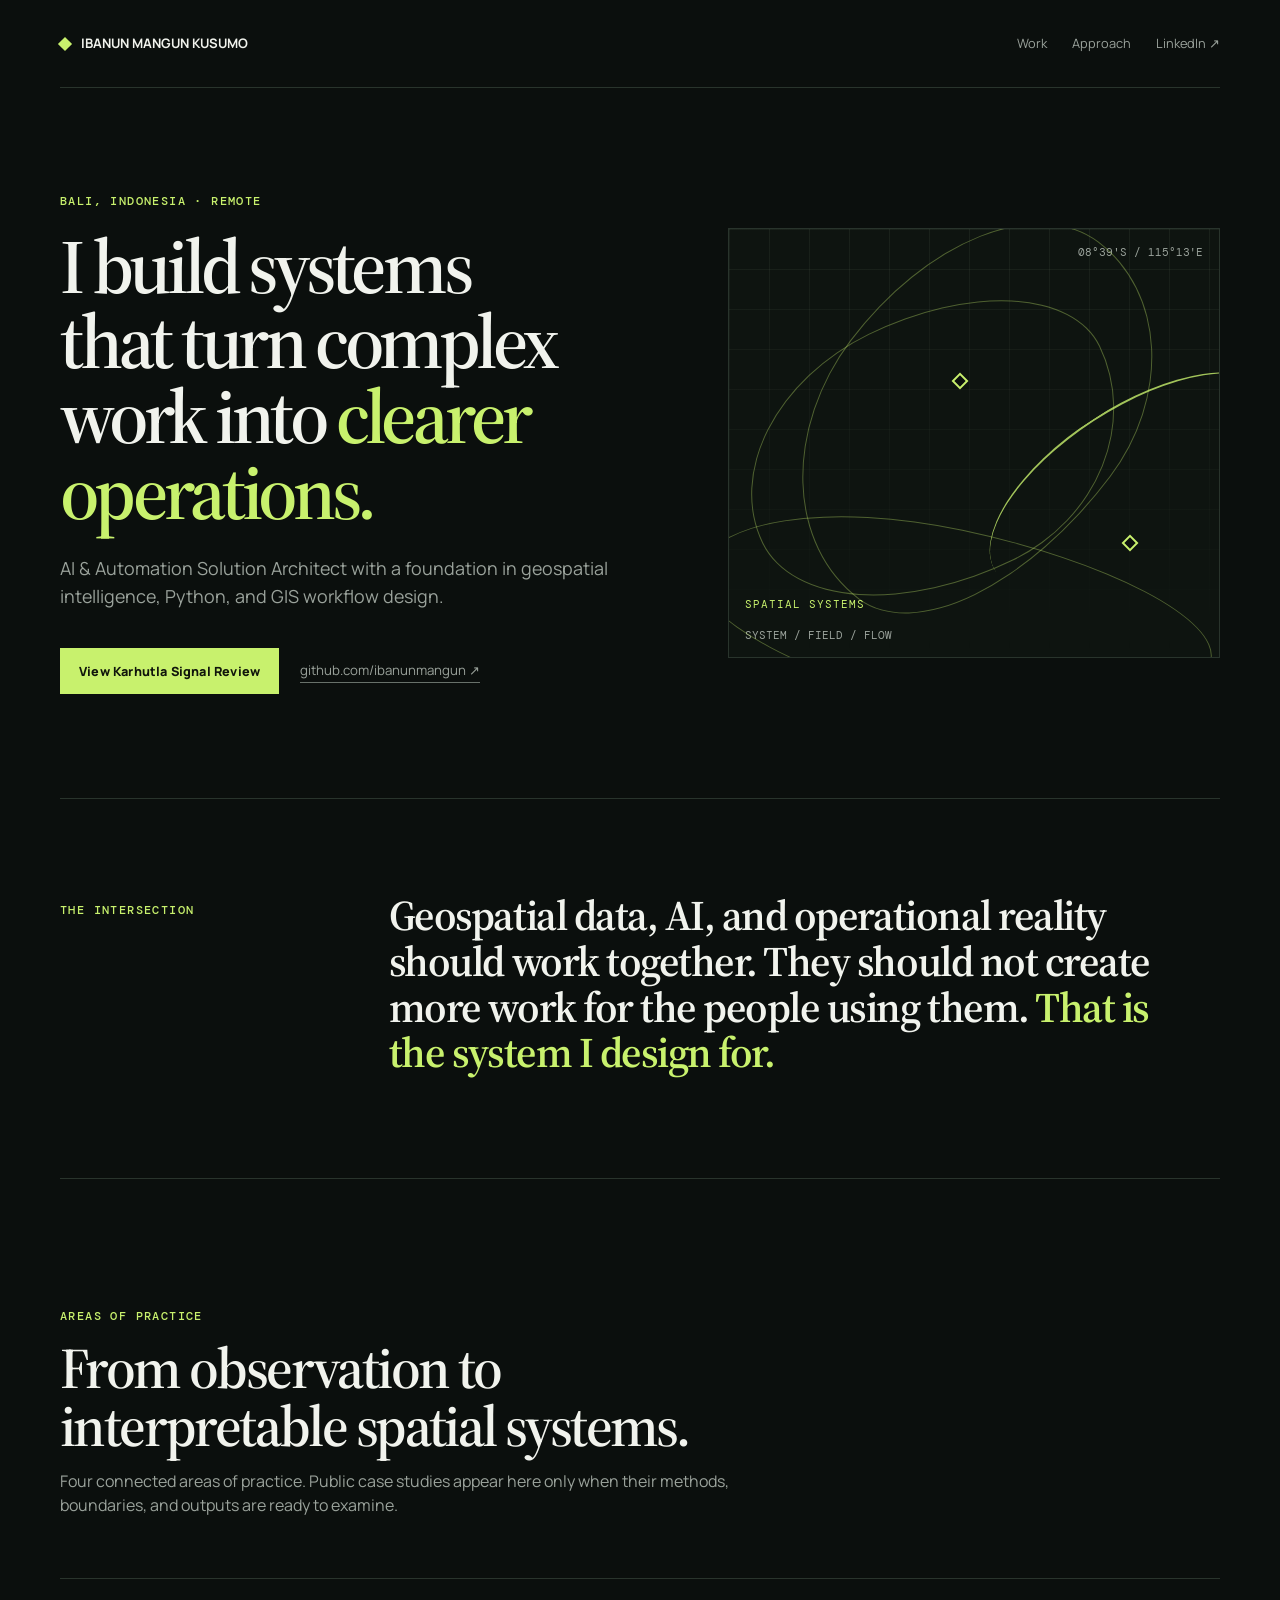
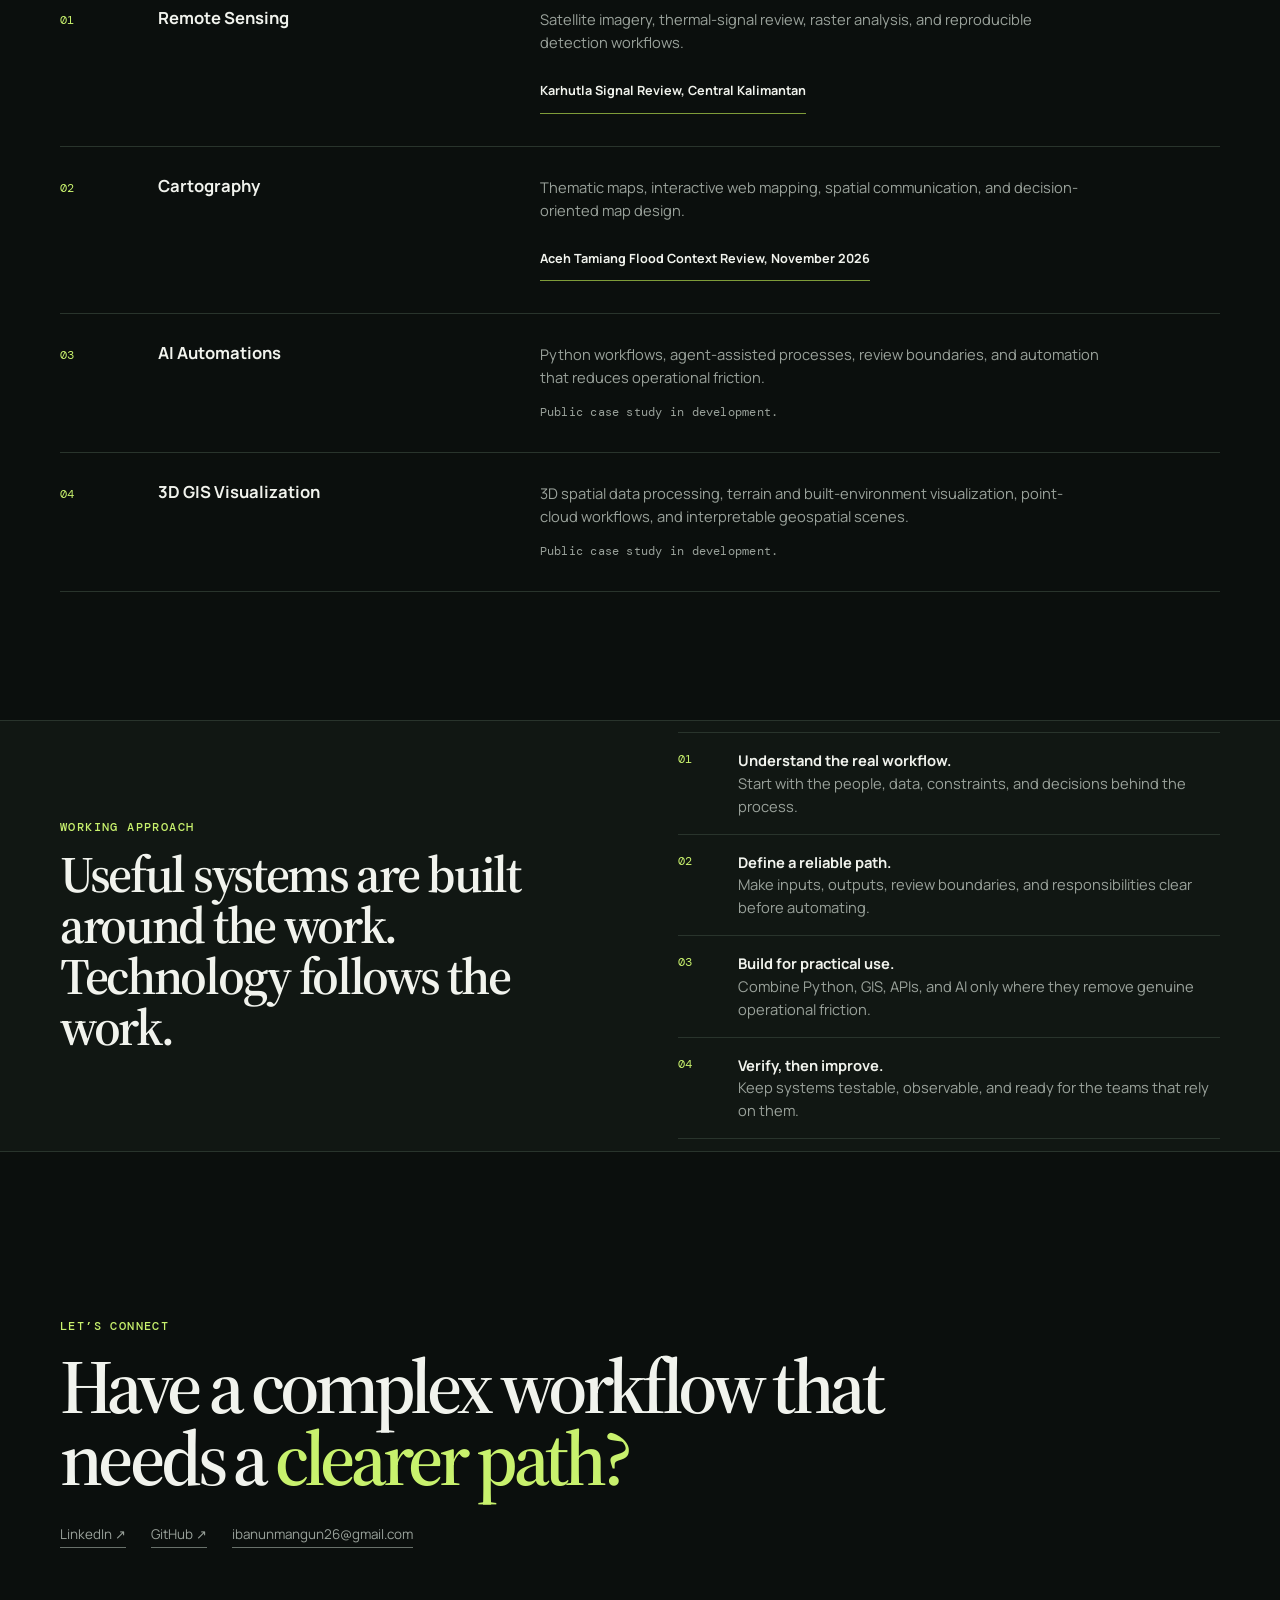
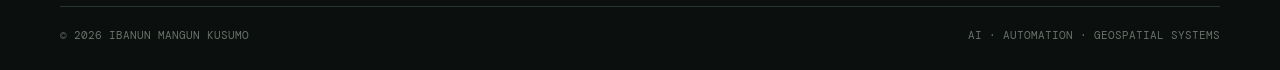
<file: index.html>
<!doctype html>
<html lang="en">
<head>
  <meta charset="utf-8">
  <meta name="viewport" content="width=device-width, initial-scale=1">
  <meta name="description" content="Ibanun Mangun Kusumo, AI and Automation Solution Architect working at the intersection of geospatial intelligence, Python, and reliable operational systems.">
  <meta name="theme-color" content="#0b0f0d">
  <title>Ibanun Mangun Kusumo | AI & Geospatial Systems</title>
  <style>
    @import url('https://fonts.googleapis.com/css2?family=DM+Mono:wght@400;500&family=Manrope:wght@400;500;600;700;800&family=Source+Serif+4:opsz,wght@8..60,600;8..60,700&display=swap');

    :root {
      --ink: #f1f3ed;
      --muted: #9aa29b;
      --quiet: #68716a;
      --ground: #0b0f0d;
      --surface: #111713;
      --line: #29342c;
      --accent: #c8f16d;
      --accent-deep: #7f9c39;
      --content: min(1160px, calc(100% - 48px));
    }

    * { box-sizing: border-box; }
    html { scroll-behavior: smooth; }
    body {
      margin: 0;
      color: var(--ink);
      background: var(--ground);
      font-family: Manrope, Arial, sans-serif;
      line-height: 1.55;
      overflow-x: hidden;
    }
    a { color: inherit; text-decoration: none; }
    a:focus-visible { outline: 2px solid var(--accent); outline-offset: 4px; }

    .shell { width: var(--content); margin: 0 auto; }
    .mono { font-family: "DM Mono", monospace; letter-spacing: .03em; }
    .eyebrow {
      color: var(--accent);
      font-size: .73rem;
      font-weight: 500;
      letter-spacing: .12em;
      text-transform: uppercase;
    }

    header {
      height: 88px;
      display: flex;
      align-items: center;
      justify-content: space-between;
      border-bottom: 1px solid var(--line);
    }
    .wordmark { display: flex; align-items: center; gap: 11px; font-size: .82rem; font-weight: 700; }
    .mark { width: 10px; height: 10px; background: var(--accent); transform: rotate(45deg); }
    nav { display: flex; gap: 25px; color: var(--muted); font-size: .8rem; }
    nav a:hover { color: var(--accent); }

    .hero {
      min-height: 710px;
      display: grid;
      grid-template-columns: 1.08fr .92fr;
      gap: clamp(32px, 7vw, 114px);
      align-items: center;
      position: relative;
    }
    .hero-copy { padding: 72px 0; position: relative; z-index: 1; }
    h1 {
      margin: 19px 0 25px;
      max-width: 790px;
      font-family: "Source Serif 4", Georgia, serif;
      font-size: clamp(3.15rem, 6vw, 6.1rem);
      font-weight: 600;
      line-height: .98;
      letter-spacing: -.055em;
      text-wrap: balance;
    }
    h1 em { font-style: normal; color: var(--accent); }
    .lede { color: var(--muted); max-width: 590px; font-size: clamp(1.02rem, 1.4vw, 1.16rem); }
    .hero-actions { display: flex; flex-wrap: wrap; align-items: center; gap: 21px; margin-top: 38px; }
    .button {
      min-height: 46px;
      display: inline-flex;
      align-items: center;
      gap: 13px;
      padding: 0 19px;
      background: var(--accent);
      color: #10150b;
      font-size: .79rem;
      font-weight: 800;
      letter-spacing: .015em;
      transition: transform .2s ease, background .2s ease;
    }
    .button:hover { background: #dafc8d; transform: translateY(-2px); }
    .text-link { color: var(--muted); font-size: .83rem; border-bottom: 1px solid var(--quiet); padding-bottom: 2px; }
    .text-link:hover { color: var(--ink); border-color: var(--accent); }

    .map-field {
      min-height: 430px;
      position: relative;
      border: 1px solid var(--line);
      overflow: hidden;
      background: #0e1410;
    }
    .map-field::before {
      content: "";
      position: absolute; inset: 0;
      background-image: linear-gradient(rgba(150, 170, 141, .09) 1px, transparent 1px), linear-gradient(90deg, rgba(150, 170, 141, .09) 1px, transparent 1px);
      background-size: 40px 40px;
      mask-image: linear-gradient(to bottom, #000, transparent 100%);
    }
    .contour { position: absolute; border: 1px solid rgba(200, 241, 109, .35); border-radius: 48% 52% 44% 56% / 53% 42% 58% 47%; }
    .c1 { width: 390px; height: 267px; top: 88px; left: 10px; transform: rotate(-26deg); }
    .c2 { width: 290px; height: 430px; top: -27px; left: 100px; transform: rotate(37deg); }
    .c3 { width: 520px; height: 180px; bottom: -53px; left: -35px; transform: rotate(12deg); }
    .path { position: absolute; width: 330px; height: 150px; border-top: 2px solid var(--accent); border-radius: 50%; top: 178px; right: -80px; transform: rotate(-33deg); opacity: .8; }
    .node { position: absolute; width: 12px; height: 12px; border: 2px solid var(--accent); background: var(--ground); transform: rotate(45deg); }
    .node.one { top: 146px; left: 46%; } .node.two { bottom: 108px; right: 17%; }
    .coord { position: absolute; color: var(--muted); font: .67rem "DM Mono", monospace; }
    .coord.top { top: 16px; right: 16px; } .coord.bottom { bottom: 15px; left: 16px; }
    .map-label { position: absolute; bottom: 46px; left: 16px; font: .7rem "DM Mono", monospace; color: var(--accent); letter-spacing: .09em; }

    .statement {
      border-top: 1px solid var(--line);
      border-bottom: 1px solid var(--line);
      padding: clamp(55px, 8vw, 110px) 0;
      display: grid;
      grid-template-columns: .35fr 1fr;
      gap: 38px;
    }
    .statement h2 { margin: -8px 0 0; font: 600 clamp(2rem, 3.3vw, 3.65rem)/1.08 "Source Serif 4", Georgia, serif; letter-spacing: -.035em; max-width: 815px; }
    .statement h2 span { color: var(--accent); }

    .work { padding: clamp(72px, 10vw, 138px) 0; }
    .section-intro { max-width: 700px; }
    .section-intro h2 { margin: 14px 0; font: 600 clamp(2.2rem, 4.5vw, 4.5rem)/1 "Source Serif 4", Georgia, serif; letter-spacing: -.045em; }
    .section-intro p { color: var(--muted); margin: 0; }
    .lanes { margin-top: 60px; border-top: 1px solid var(--line); }
    .lane { display: grid; grid-template-columns: 70px minmax(170px, .65fr) 1.25fr; gap: 28px; align-items: start; padding: 29px 0 32px; border-bottom: 1px solid var(--line); }
    .lane-index { color: var(--accent); font: .74rem "DM Mono", monospace; padding-top: 4px; }
    .lane h3 { margin: 0; font-size: 1.04rem; line-height: 1.25; }
    .lane-copy { display: grid; gap: 16px; }
    .lane p { margin: 0; color: var(--muted); font-size: .92rem; max-width: 560px; }
    .evidence-link { width: fit-content; min-height: 44px; display: inline-flex; align-items: center; color: var(--ink); font-size: .79rem; font-weight: 700; border-bottom: 1px solid var(--accent-deep); }
    .evidence-link:hover { color: var(--accent); border-color: var(--accent); }
    .practice-note { color: var(--muted); font: .72rem "DM Mono", monospace; letter-spacing: .02em; }

    .principle { background: var(--surface); border-top: 1px solid var(--line); border-bottom: 1px solid var(--line); }
    .principle-wrap { min-height: 430px; display: grid; grid-template-columns: 1fr 1.05fr; gap: clamp(35px, 8vw, 115px); align-items: center; }
    .principle h2 { margin: 13px 0 0; font: 600 clamp(2.25rem, 4vw, 4.35rem)/1 "Source Serif 4", Georgia, serif; letter-spacing: -.045em; }
    .steps { margin: 0; padding: 0; list-style: none; border-top: 1px solid var(--line); }
    .steps li { display: grid; grid-template-columns: 44px 1fr; gap: 16px; padding: 16px 0; border-bottom: 1px solid var(--line); color: var(--muted); font-size: .92rem; }
    .steps b { color: var(--accent); font: .72rem "DM Mono", monospace; padding-top: 3px; }
    .steps strong { color: var(--ink); font-weight: 700; }

    .contact { padding: clamp(84px, 13vw, 165px) 0 58px; }
    .contact h2 { margin: 15px 0 30px; max-width: 860px; font: 600 clamp(2.8rem, 6vw, 6.6rem)/.94 "Source Serif 4", Georgia, serif; letter-spacing: -.06em; }
    .contact h2 em { color: var(--accent); font-style: normal; }
    .footer-links { display: flex; flex-wrap: wrap; gap: 12px 25px; color: var(--muted); font-size: .84rem; }
    .footer-links a { border-bottom: 1px solid var(--quiet); padding-bottom: 2px; }
    .footer-links a:hover { color: var(--accent); border-color: var(--accent); }
    footer { border-top: 1px solid var(--line); padding: 21px 0 28px; color: var(--quiet); font: .68rem "DM Mono", monospace; display: flex; justify-content: space-between; gap: 18px; }

    @media (max-width: 760px) {
      :root { --content: min(100% - 36px, 1160px); }
      header { height: 70px; } nav { gap: 14px; font-size: .73rem; }
      nav a:nth-child(2) { display: none; }
      .hero { min-height: auto; grid-template-columns: 1fr; gap: 0; }
      .hero-copy { padding: 75px 0 45px; }
      .map-field { min-height: 320px; margin-bottom: 55px; }
      .statement { grid-template-columns: 1fr; gap: 23px; }
      .lane { grid-template-columns: 42px 1fr; gap: 14px; }
      .lane-copy { grid-column: 2; }
      .lane p { grid-column: auto; }
      .principle-wrap { grid-template-columns: 1fr; padding: 74px 0; }
      footer { flex-direction: column; }
    }
    @media (prefers-reduced-motion: reduce) { html { scroll-behavior: auto; } *, *::before, *::after { transition-duration: .01ms !important; } }
  </style>
</head>
<body>
  <div class="shell">
    <header>
      <a href="#top" class="wordmark" aria-label="Back to top"><span class="mark"></span> IBANUN MANGUN KUSUMO</a>
      <nav aria-label="Primary navigation">
        <a href="#work">Work</a>
        <a href="#approach">Approach</a>
        <a href="https://www.linkedin.com/in/ibanunmangun" target="_blank" rel="noreferrer">LinkedIn ↗</a>
      </nav>
    </header>

    <main id="top">
      <section class="hero" aria-labelledby="hero-title">
        <div class="hero-copy">
          <div class="eyebrow mono">Bali, Indonesia · Remote</div>
          <h1 id="hero-title">I build systems that turn complex work into <em>clearer operations.</em></h1>
          <p class="lede">AI &amp; Automation Solution Architect with a foundation in geospatial intelligence, Python, and GIS workflow design.</p>
          <div class="hero-actions">
            <a class="button" href="karhutla-review/">View Karhutla Signal Review</a>
            <a class="text-link" href="https://github.com/ibanunmangun" target="_blank" rel="noreferrer">github.com/ibanunmangun ↗</a>
          </div>
        </div>
        <div class="map-field" aria-label="Abstract geospatial coordinate field">
          <span class="coord top">08°39′S / 115°13′E</span>
          <span class="coord bottom">SYSTEM / FIELD / FLOW</span>
          <span class="contour c1"></span><span class="contour c2"></span><span class="contour c3"></span><span class="path"></span>
          <span class="node one"></span><span class="node two"></span>
          <span class="map-label">SPATIAL SYSTEMS</span>
        </div>
      </section>

      <section class="statement" aria-label="Professional statement">
        <div class="eyebrow mono">The intersection</div>
        <h2>Geospatial data, AI, and operational reality should work together. They should not create more work for the people using them. <span>That is the system I design for.</span></h2>
      </section>

      <section class="work" id="work" aria-labelledby="work-heading">
        <div class="section-intro">
          <div class="eyebrow mono">Areas of practice</div>
          <h2 id="work-heading">From observation to interpretable spatial systems.</h2>
          <p>Four connected areas of practice. Public case studies appear here only when their methods, boundaries, and outputs are ready to examine.</p>
        </div>
        <div class="lanes">
          <article class="lane">
            <div class="lane-index">01</div>
            <h3>Remote Sensing</h3>
            <div class="lane-copy">
              <p>Satellite imagery, thermal-signal review, raster analysis, and reproducible detection workflows.</p>
              <a class="evidence-link" href="karhutla-review/">Karhutla Signal Review, Central Kalimantan</a>
            </div>
          </article>
          <article class="lane">
            <div class="lane-index">02</div>
            <h3>Cartography</h3>
            <div class="lane-copy">
              <p>Thematic maps, interactive web mapping, spatial communication, and decision-oriented map design.</p>
              <a class="evidence-link" href="aceh-tamiang-flood-review/">Aceh Tamiang Flood Context Review, November 2026</a>
            </div>
          </article>
          <article class="lane">
            <div class="lane-index">03</div>
            <h3>AI Automations</h3>
            <div class="lane-copy">
              <p>Python workflows, agent-assisted processes, review boundaries, and automation that reduces operational friction.</p>
              <span class="practice-note">Public case study in development.</span>
            </div>
          </article>
          <article class="lane">
            <div class="lane-index">04</div>
            <h3>3D GIS Visualization</h3>
            <div class="lane-copy">
              <p>3D spatial data processing, terrain and built-environment visualization, point-cloud workflows, and interpretable geospatial scenes.</p>
              <span class="practice-note">Public case study in development.</span>
            </div>
          </article>
        </div>
      </section>
    </main>
  </div>

  <section class="principle" id="approach" aria-labelledby="approach-heading">
    <div class="shell principle-wrap">
      <div>
        <div class="eyebrow mono">Working approach</div>
        <h2 id="approach-heading">Useful systems are built around the work. Technology follows the work.</h2>
      </div>
      <ol class="steps">
        <li><b>01</b><div><strong>Understand the real workflow.</strong><br>Start with the people, data, constraints, and decisions behind the process.</div></li>
        <li><b>02</b><div><strong>Define a reliable path.</strong><br>Make inputs, outputs, review boundaries, and responsibilities clear before automating.</div></li>
        <li><b>03</b><div><strong>Build for practical use.</strong><br>Combine Python, GIS, APIs, and AI only where they remove genuine operational friction.</div></li>
        <li><b>04</b><div><strong>Verify, then improve.</strong><br>Keep systems testable, observable, and ready for the teams that rely on them.</div></li>
      </ol>
    </div>
  </section>

  <div class="shell">
    <section class="contact" aria-labelledby="contact-heading">
      <div class="eyebrow mono">Let’s connect</div>
      <h2 id="contact-heading">Have a complex workflow that needs a <em>clearer path?</em></h2>
      <div class="footer-links">
        <a href="https://www.linkedin.com/in/ibanunmangun" target="_blank" rel="noreferrer">LinkedIn ↗</a>
        <a href="https://github.com/ibanunmangun" target="_blank" rel="noreferrer">GitHub ↗</a>
        <a href="mailto:ibanunmangun26@gmail.com">ibanunmangun26@gmail.com</a>
      </div>
    </section>
    <footer><span>© 2026 IBANUN MANGUN KUSUMO</span><span>AI · AUTOMATION · GEOSPATIAL SYSTEMS</span></footer>
  </div>
</body>
</html>
</file>
